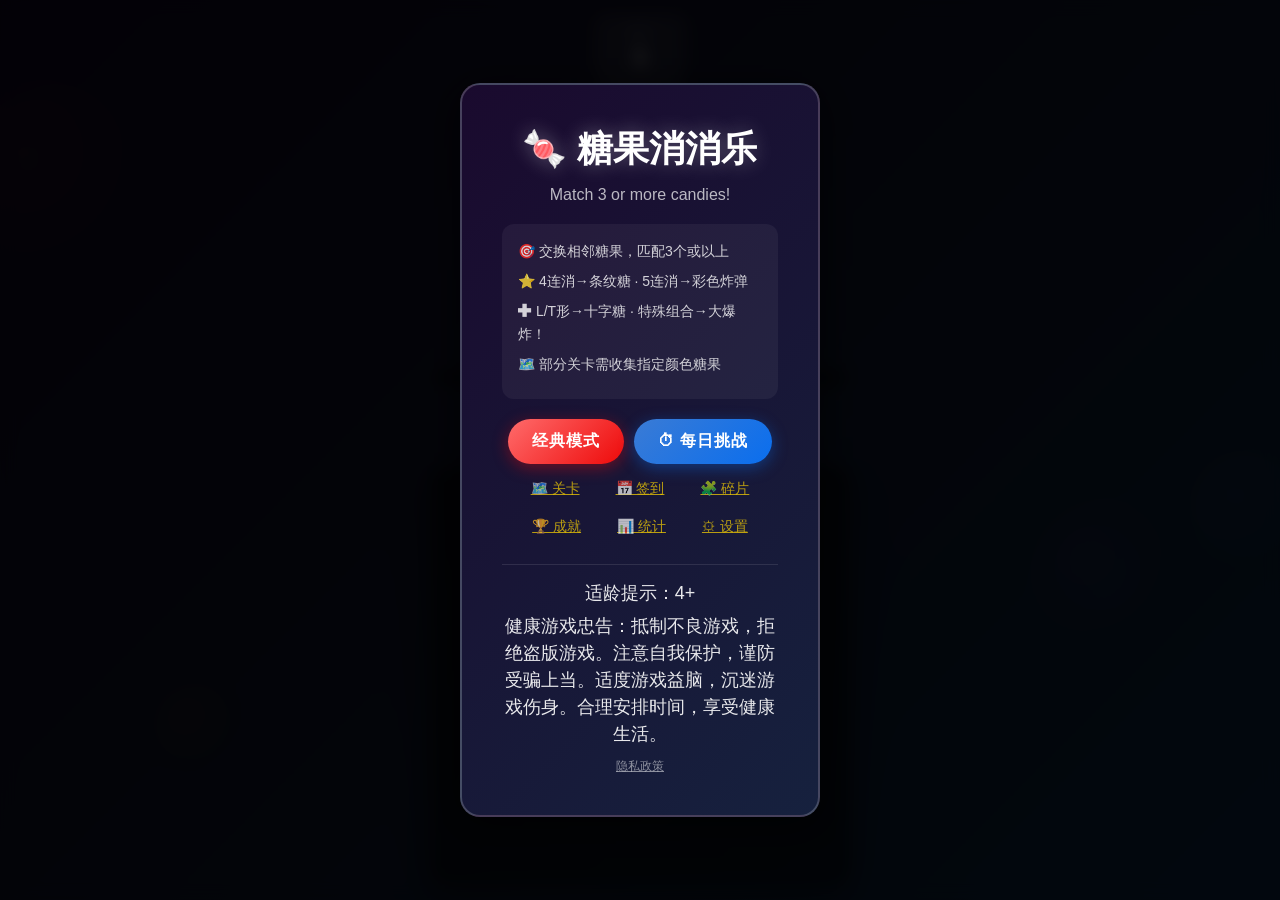
<file: index.html>
<!DOCTYPE html>
<html lang="zh-CN">
<head>
    <meta charset="UTF-8">
    <meta name="viewport" content="width=device-width, initial-scale=1.0, user-scalable=no, viewport-fit=cover">
    <meta name="theme-color" content="#1a0a2e">
    <title>糖果消消乐 - Candy Match</title>
    <meta name="description" content="糖果消消乐是一款经典的消除类休闲游戏。交换相邻糖果，匹配三个或以上即可消除，还有条纹糖果、彩色炸弹等特殊道具，快来挑战吧！">
    <meta name="keywords" content="消消乐,消除游戏,糖果消消乐,休闲游戏,益智游戏,三消,match3,candy match">
    <meta name="author" content="Candy Match Studio">
    <meta property="og:title" content="糖果消消乐 - Candy Match">
    <meta property="og:description" content="经典消除类休闲游戏，交换糖果，匹配消除，挑战高分！">
    <meta property="og:type" content="website">
    <meta property="og:site_name" content="糖果消消乐">
    <meta name="apple-mobile-web-app-capable" content="yes">
    <meta name="apple-mobile-web-app-status-bar-style" content="black-translucent">
    <meta name="apple-mobile-web-app-title" content="糖果消消乐">
    <meta name="mobile-web-app-capable" content="yes">
    <meta name="format-detection" content="telephone=no">
    <link rel="manifest" href="manifest.json">
    <link rel="apple-touch-icon" href="icon-192.png">
    <link rel="icon" type="image/png" href="icon-192.png">
    <link rel="stylesheet" href="style.css">
</head>
<body>
    <!-- 背景装饰光斑 -->
    <div class="bg-deco deco-1"></div>
    <div class="bg-deco deco-2"></div>
    <div class="bg-deco deco-3"></div>
    <div class="bg-deco deco-4"></div>
    <div id="game-container">
        <div id="hud">
            <div class="hud-item"><span class="hud-label">关卡</span><span id="level-display" class="hud-value">1</span></div>
            <div class="hud-item"><span class="hud-label">分数</span><span id="score-display" class="hud-value">0</span></div>
            <div class="hud-item"><span class="hud-label">步数</span><span id="moves-display" class="hud-value">30</span></div>
            <div class="hud-item star-display"><span class="hud-label">⭐</span><span id="star-count" class="hud-value">0</span></div>
            <div class="hud-item streak-display" id="streak-badge" style="display:none"><span class="hud-label">连胜</span><span id="streak-count" class="hud-value">0</span></div>
            <div class="hud-controls">
                <button id="sound-btn" class="ctrl-btn" title="音效开关"><span id="sound-icon">🔊</span></button>
                <button id="pause-btn" class="ctrl-btn" title="暂停"><span>⏸</span></button>
            </div>
        </div>
        <div id="progress-bar-container"><div id="progress-bar"></div><span id="progress-text">0 / 1000</span></div>
        <div id="item-bar">
            <button id="item-extra-moves" class="item-btn" title="+3步 (30⭐)"><span class="item-icon">➕</span><span class="item-cost">30⭐</span></button>
            <button id="item-hammer" class="item-btn" title="锤子 (50⭐)"><span class="item-icon">🔨</span><span class="item-cost">50⭐</span></button>
            <button id="item-shuffle" class="item-btn" title="洗牌 (20⭐)"><span class="item-icon">🔄</span><span class="item-cost">20⭐</span></button>
            <button id="item-ad-moves" class="item-btn ad-item" title="看广告+5步"><span class="item-icon">📺</span><span class="item-cost">免费</span></button>
        </div>
        <div id="board"></div>
        <div id="combo-text"></div>
        <div id="particles"></div>

        <!-- 开始界面 -->
        <div id="start-screen" class="overlay">
            <div class="overlay-content">
                <h1>🍬 糖果消消乐</h1>
                <p class="subtitle">Match 3 or more candies!</p>
                <div class="instructions">
                    <p>🎯 交换相邻糖果，匹配3个或以上</p>
                    <p>⭐ 4连消→条纹糖 · 5连消→彩色炸弹</p>
                    <p>✚ L/T形→十字糖 · 特殊组合→大爆炸！</p>
                    <p>🗺️ 部分关卡需收集指定颜色糖果</p>
                </div>
                <div id="best-record" class="best-record hidden">
                    <p>🏆 最高分：<span id="best-score-val">0</span></p>
                    <p>🎯 最高关卡：<span id="best-level-val">1</span></p>
                </div>
                <div class="mode-select">
                    <button id="start-btn" class="game-btn">经典模式</button>
                    <button id="daily-btn" class="game-btn btn-secondary">⏱ 每日挑战</button>
                </div>
                <div class="start-extra-btns">
                    <button id="continue-btn" class="continue-btn hidden">▶ 继续游戏</button>
                    <div class="text-btn-row">
                        <button id="level-map-btn" class="text-btn">🗺️ 关卡</button>
                        <button id="daily-panel-btn" class="text-btn">📅 签到</button>
                        <button id="story-btn" class="text-btn">🧩 碎片</button>
                        <button id="achievements-btn" class="text-btn">🏆 成就</button>
                        <button id="stats-btn" class="text-btn">📊 统计</button>
                        <button id="settings-btn" class="text-btn">⚙ 设置</button>
                    </div>
                </div>
                <div class="compliance-info">
                    <p class="age-rating">适龄提示：4+</p>
                    <p class="health-notice">健康游戏忠告：抵制不良游戏，拒绝盗版游戏。注意自我保护，谨防受骗上当。适度游戏益脑，沉迷游戏伤身。合理安排时间，享受健康生活。</p>
                    <a href="privacy.html" target="_blank" class="privacy-link">隐私政策</a>
                </div>
            </div>
        </div>

        <!-- 暂停界面 -->
        <div id="pause-screen" class="overlay hidden">
            <div class="overlay-content">
                <h1>⏸ 已暂停</h1>
                <button id="resume-btn" class="game-btn">继续游戏</button>
                <button id="settings-pause-btn" class="game-btn btn-secondary">⚙ 设置</button>
                <button id="restart-from-pause-btn" class="game-btn btn-text">重新开始</button>
                <button id="back-to-menu-btn" class="game-btn btn-text">返回主菜单</button>
            </div>
        </div>

        <!-- 关卡完成界面 -->
        <div id="level-complete" class="overlay hidden">
            <div class="overlay-content">
                <h1>🎉 通关！</h1>
                <div id="level-stars" class="level-stars">☆☆☆</div>
                <p id="level-mult" class="level-mult"></p>
                <p>分数：<span id="final-score">0</span></p>
                <p>剩余步数奖励：<span id="bonus-score">0</span></p>
                <p>获得星币：<span id="stars-earned">0</span> ⭐</p>
                <button id="next-level-btn" class="game-btn">下一关</button>
                <button id="level-map-btn2" class="game-btn btn-text">🗺️ 关卡地图</button>
            </div>
        </div>

        <!-- 游戏结束界面 -->
        <div id="game-over" class="overlay hidden">
            <div class="overlay-content">
                <h1>💔 游戏结束</h1>
                <p>最终分数：<span id="game-over-score">0</span></p>
                <p>到达关卡：<span id="game-over-level">1</span></p>
                <button id="revive-ad-btn" class="game-btn btn-ad">📺 看广告复活（+10步）</button>
                <button id="restart-btn" class="game-btn">重新开始</button>
                <button id="back-to-menu-btn2" class="game-btn btn-text">返回主菜单</button>
            </div>
        </div>

        <!-- 成就面板 -->
        <div id="achievements-panel" class="overlay hidden">
            <div class="overlay-content ach-content">
                <h1>🏆 成就</h1>
                <div id="ach-list"></div>
                <button id="ach-close-btn" class="game-btn">关闭</button>
            </div>
        </div>

        <!-- 关卡地图 -->
        <div id="level-map" class="overlay hidden">
            <div class="overlay-content ach-content">
                <h1>🗺️ 关卡地图</h1>
                <p class="level-map-info">累计星数：<span id="map-total-stars">0</span> / <span id="map-max-stars">0</span></p>
                <div id="level-map-grid" class="level-map-grid"></div>
                <button id="map-close-btn" class="game-btn">关闭</button>
            </div>
        </div>

        <!-- 签到 + 每日任务 -->
        <div id="daily-panel" class="overlay hidden">
            <div class="overlay-content ach-content">
                <h1>📅 每日福利</h1>
                <h2 class="panel-sub">连续签到</h2>
                <div id="checkin-row" class="checkin-row"></div>
                <button id="checkin-btn" class="game-btn">领取今日奖励</button>
                <h2 class="panel-sub">每日任务</h2>
                <div id="quest-list" class="quest-list"></div>
                <button id="daily-close-btn" class="game-btn btn-text">关闭</button>
            </div>
        </div>

        <!-- 记忆碎片收集册 -->
        <div id="story-panel" class="overlay hidden">
            <div class="overlay-content ach-content">
                <h1>🧩 记忆碎片</h1>
                <p class="story-count">已收集：<span id="frag-count">0</span> 片</p>
                <div id="story-list" class="story-list"></div>
                <div id="story-reader" class="story-reader hidden">
                    <h2 id="story-title"></h2>
                    <p id="story-body"></p>
                    <button id="story-back-btn" class="game-btn btn-text">返回目录</button>
                </div>
                <button id="story-close-btn" class="game-btn">关闭</button>
            </div>
        </div>

        <!-- 统计面板 -->
        <div id="stats-panel" class="overlay hidden">
            <div class="overlay-content ach-content">
                <h1>📊 游戏统计</h1>
                <div class="stat-grid">
                    <div class="stat-row"><span class="stat-label">总局数</span><span id="stat-games" class="stat-value">0</span></div>
                    <div class="stat-row"><span class="stat-label">累计消除</span><span id="stat-cleared" class="stat-value">0</span></div>
                    <div class="stat-row"><span class="stat-label">最高连击</span><span id="stat-bestcombo" class="stat-value">0</span></div>
                    <div class="stat-row"><span class="stat-label">特殊糖果</span><span id="stat-specials" class="stat-value">0</span></div>
                    <div class="stat-row"><span class="stat-label">历史最高分</span><span id="stat-best-score" class="stat-value">0</span></div>
                    <div class="stat-row"><span class="stat-label">累计时长</span><span id="stat-time" class="stat-value">0秒</span></div>
                </div>
                <button id="stats-close-btn" class="game-btn">关闭</button>
            </div>
        </div>

        <!-- 设置面板 -->
        <div id="settings-panel" class="overlay hidden">
            <div class="overlay-content ach-content">
                <h1>⚙ 设置</h1>
                <div class="settings-list">
                    <button id="theme-toggle" class="settings-toggle">🎨 主题：经典糖果</button>
                    <button id="music-toggle" class="settings-toggle">🎵 背景音乐：开</button>
                    <button id="sound-toggle" class="settings-toggle">🔊 音效：开</button>
                    <button id="vibration-toggle" class="settings-toggle">📳 震动：开</button>
                </div>
                <button id="settings-close-btn" class="game-btn">关闭</button>
            </div>
        </div>
    </div>
    <script src="game.js"></script>
</body>
</html>
</file>
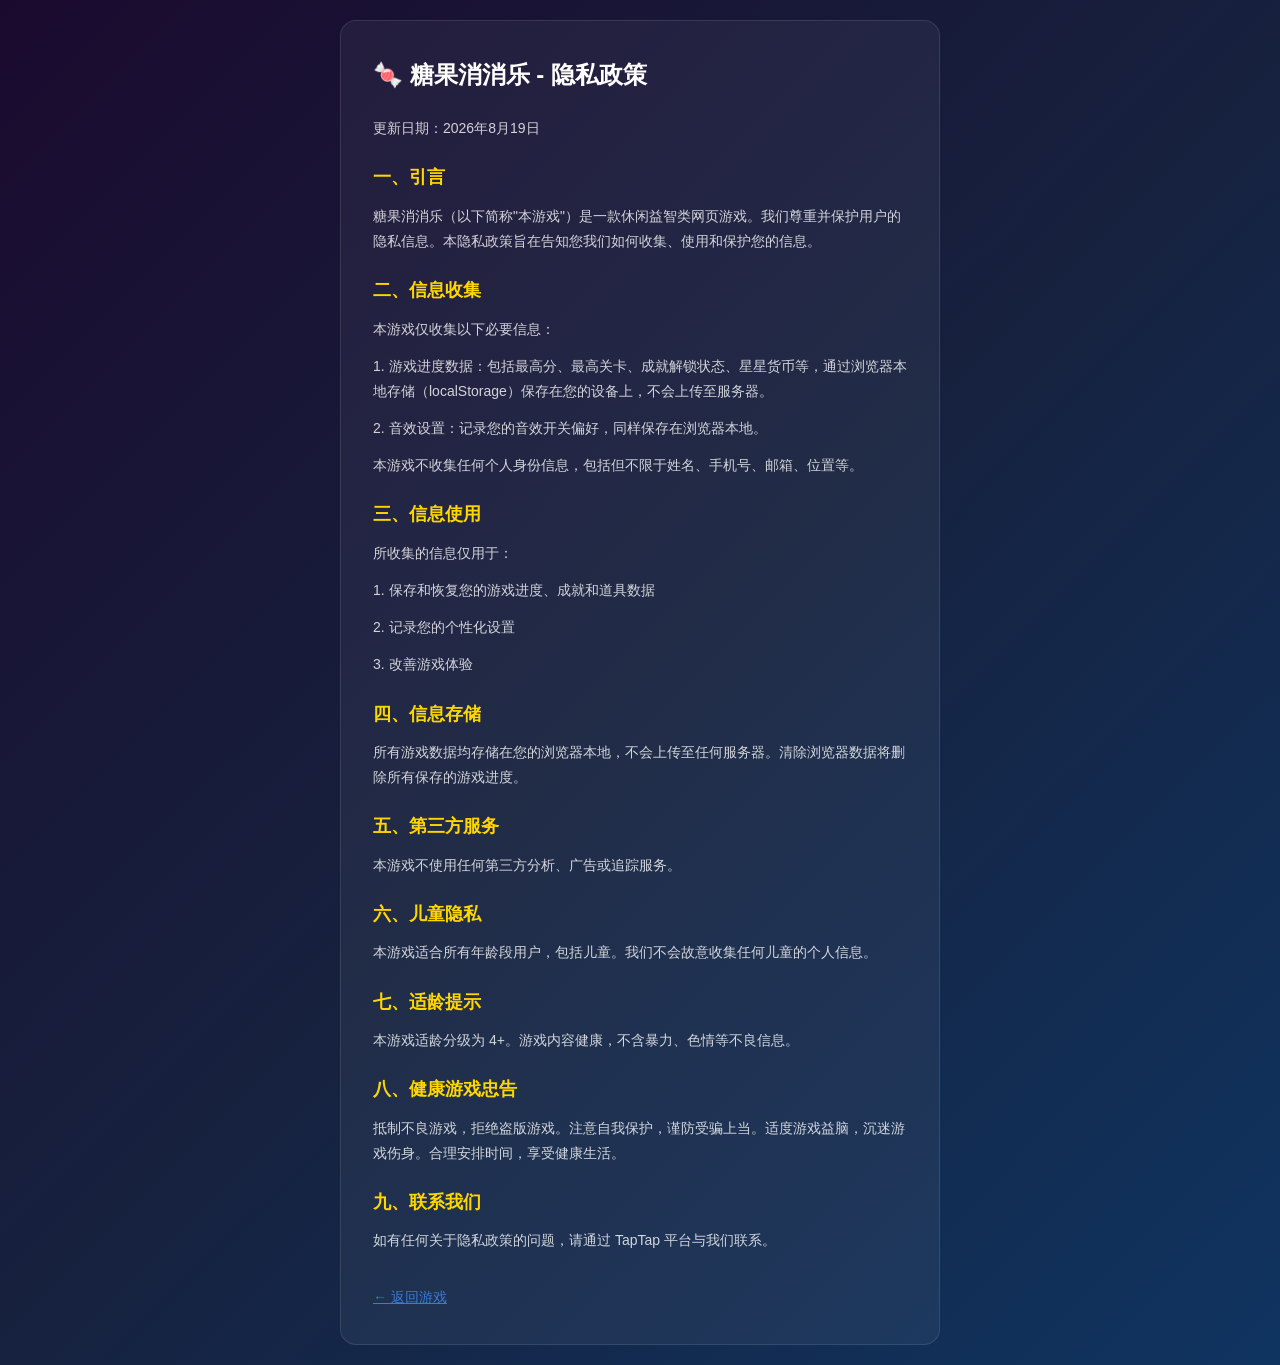
<file: privacy.html>
<!DOCTYPE html>
<html lang="zh-CN">
<head>
    <meta charset="UTF-8">
    <meta name="viewport" content="width=device-width, initial-scale=1.0">
    <title>隐私政策 - 糖果消消乐</title>
    <style>
        * { margin: 0; padding: 0; box-sizing: border-box; }
        body {
            font-family: 'Helvetica Neue', Arial, 'PingFang SC', 'Microsoft YaHei', sans-serif;
            background: linear-gradient(135deg, #1a0a2e 0%, #16213e 50%, #0f3460 100%);
            color: rgba(255, 255, 255, 0.9);
            line-height: 1.8;
            padding: 20px;
            min-height: 100vh;
        }
        .container {
            max-width: 600px;
            margin: 0 auto;
            background: rgba(255, 255, 255, 0.05);
            border-radius: 16px;
            padding: 32px;
            border: 1px solid rgba(255, 255, 255, 0.1);
        }
        h1 { font-size: 24px; margin-bottom: 20px; color: #fff; }
        h2 { font-size: 18px; margin: 20px 0 10px; color: #ffd700; }
        p { font-size: 14px; margin-bottom: 12px; color: rgba(255, 255, 255, 0.8); }
        .back-link {
            display: inline-block;
            margin-top: 20px;
            color: #3a7bd5;
            text-decoration: underline;
            font-size: 14px;
        }
    </style>
</head>
<body>
    <div class="container">
        <h1>🍬 糖果消消乐 - 隐私政策</h1>
        <p>更新日期：2026年8月19日</p>

        <h2>一、引言</h2>
        <p>糖果消消乐（以下简称"本游戏"）是一款休闲益智类网页游戏。我们尊重并保护用户的隐私信息。本隐私政策旨在告知您我们如何收集、使用和保护您的信息。</p>

        <h2>二、信息收集</h2>
        <p>本游戏仅收集以下必要信息：</p>
        <p>1. 游戏进度数据：包括最高分、最高关卡、成就解锁状态、星星货币等，通过浏览器本地存储（localStorage）保存在您的设备上，不会上传至服务器。</p>
        <p>2. 音效设置：记录您的音效开关偏好，同样保存在浏览器本地。</p>
        <p>本游戏不收集任何个人身份信息，包括但不限于姓名、手机号、邮箱、位置等。</p>

        <h2>三、信息使用</h2>
        <p>所收集的信息仅用于：</p>
        <p>1. 保存和恢复您的游戏进度、成就和道具数据</p>
        <p>2. 记录您的个性化设置</p>
        <p>3. 改善游戏体验</p>

        <h2>四、信息存储</h2>
        <p>所有游戏数据均存储在您的浏览器本地，不会上传至任何服务器。清除浏览器数据将删除所有保存的游戏进度。</p>

        <h2>五、第三方服务</h2>
        <p>本游戏不使用任何第三方分析、广告或追踪服务。</p>

        <h2>六、儿童隐私</h2>
        <p>本游戏适合所有年龄段用户，包括儿童。我们不会故意收集任何儿童的个人信息。</p>

        <h2>七、适龄提示</h2>
        <p>本游戏适龄分级为 4+。游戏内容健康，不含暴力、色情等不良信息。</p>

        <h2>八、健康游戏忠告</h2>
        <p>抵制不良游戏，拒绝盗版游戏。注意自我保护，谨防受骗上当。适度游戏益脑，沉迷游戏伤身。合理安排时间，享受健康生活。</p>

        <h2>九、联系我们</h2>
        <p>如有任何关于隐私政策的问题，请通过 TapTap 平台与我们联系。</p>

        <a href="index.html" class="back-link">← 返回游戏</a>
    </div>
</body>
</html>
</file>
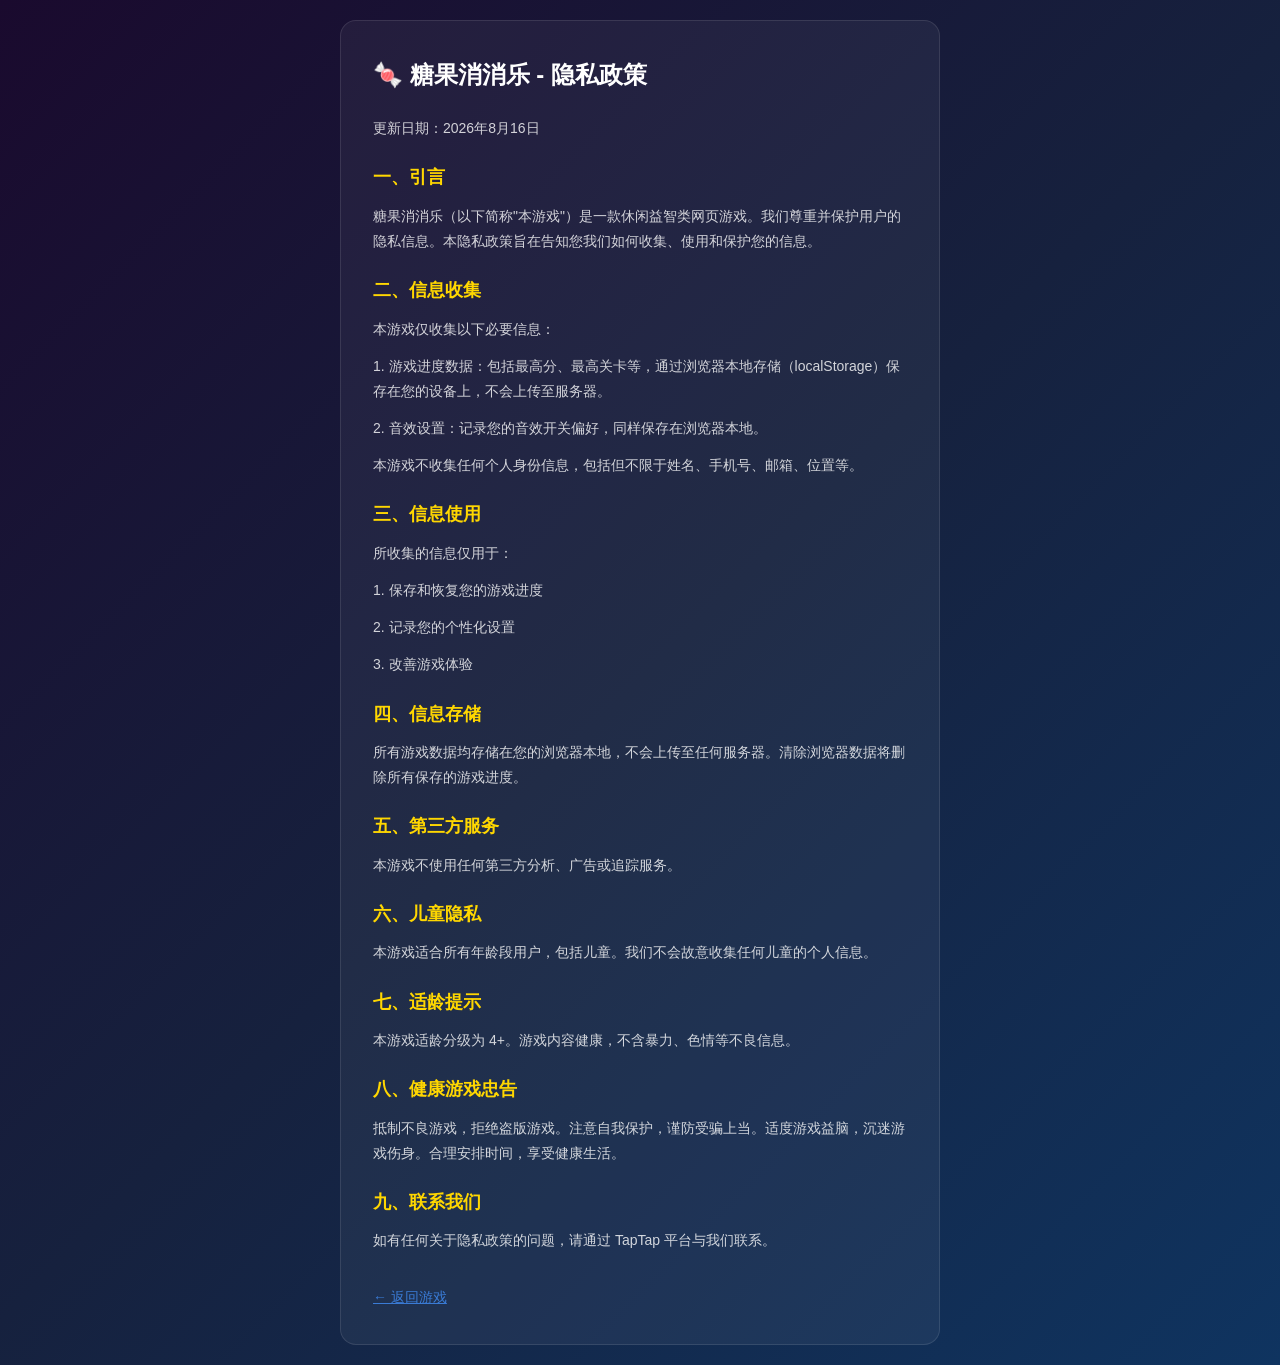
<file: gd_package/privacy.html>
<!DOCTYPE html>
<html lang="zh-CN">
<head>
    <meta charset="UTF-8">
    <meta name="viewport" content="width=device-width, initial-scale=1.0">
    <title>隐私政策 - 糖果消消乐</title>
    <style>
        * { margin: 0; padding: 0; box-sizing: border-box; }
        body {
            font-family: 'Helvetica Neue', Arial, 'PingFang SC', 'Microsoft YaHei', sans-serif;
            background: linear-gradient(135deg, #1a0a2e 0%, #16213e 50%, #0f3460 100%);
            color: rgba(255, 255, 255, 0.9);
            line-height: 1.8;
            padding: 20px;
            min-height: 100vh;
        }
        .container {
            max-width: 600px;
            margin: 0 auto;
            background: rgba(255, 255, 255, 0.05);
            border-radius: 16px;
            padding: 32px;
            border: 1px solid rgba(255, 255, 255, 0.1);
        }
        h1 { font-size: 24px; margin-bottom: 20px; color: #fff; }
        h2 { font-size: 18px; margin: 20px 0 10px; color: #ffd700; }
        p { font-size: 14px; margin-bottom: 12px; color: rgba(255, 255, 255, 0.8); }
        .back-link {
            display: inline-block;
            margin-top: 20px;
            color: #3a7bd5;
            text-decoration: underline;
            font-size: 14px;
        }
    </style>
</head>
<body>
    <div class="container">
        <h1>🍬 糖果消消乐 - 隐私政策</h1>
        <p>更新日期：2026年8月16日</p>

        <h2>一、引言</h2>
        <p>糖果消消乐（以下简称"本游戏"）是一款休闲益智类网页游戏。我们尊重并保护用户的隐私信息。本隐私政策旨在告知您我们如何收集、使用和保护您的信息。</p>

        <h2>二、信息收集</h2>
        <p>本游戏仅收集以下必要信息：</p>
        <p>1. 游戏进度数据：包括最高分、最高关卡等，通过浏览器本地存储（localStorage）保存在您的设备上，不会上传至服务器。</p>
        <p>2. 音效设置：记录您的音效开关偏好，同样保存在浏览器本地。</p>
        <p>本游戏不收集任何个人身份信息，包括但不限于姓名、手机号、邮箱、位置等。</p>

        <h2>三、信息使用</h2>
        <p>所收集的信息仅用于：</p>
        <p>1. 保存和恢复您的游戏进度</p>
        <p>2. 记录您的个性化设置</p>
        <p>3. 改善游戏体验</p>

        <h2>四、信息存储</h2>
        <p>所有游戏数据均存储在您的浏览器本地，不会上传至任何服务器。清除浏览器数据将删除所有保存的游戏进度。</p>

        <h2>五、第三方服务</h2>
        <p>本游戏不使用任何第三方分析、广告或追踪服务。</p>

        <h2>六、儿童隐私</h2>
        <p>本游戏适合所有年龄段用户，包括儿童。我们不会故意收集任何儿童的个人信息。</p>

        <h2>七、适龄提示</h2>
        <p>本游戏适龄分级为 4+。游戏内容健康，不含暴力、色情等不良信息。</p>

        <h2>八、健康游戏忠告</h2>
        <p>抵制不良游戏，拒绝盗版游戏。注意自我保护，谨防受骗上当。适度游戏益脑，沉迷游戏伤身。合理安排时间，享受健康生活。</p>

        <h2>九、联系我们</h2>
        <p>如有任何关于隐私政策的问题，请通过 TapTap 平台与我们联系。</p>

        <a href="index.html" class="back-link">← 返回游戏</a>
    </div>
</body>
</html>
</file>
<file: style.css>
/* ===== 全局重置 ===== */
* {
    margin: 0;
    padding: 0;
    box-sizing: border-box;
    -webkit-tap-highlight-color: transparent;
    user-select: none;
}

/* ===== 通用隐藏 ===== */
.hidden {
    display: none !important;
}

html, body {
    width: 100%;
    min-height: 100vh;
    min-height: 100dvh;
    overflow-x: hidden;
    font-family: 'Helvetica Neue', Arial, 'PingFang SC', 'Microsoft YaHei', sans-serif;
    background: linear-gradient(135deg, #1a0a2e 0%, #16213e 50%, #0f3460 100%);
}

/* ===== 游戏容器 ===== */
#game-container {
    position: relative;
    width: 100%;
    min-height: 100vh;
    min-height: 100dvh;
    display: flex;
    flex-direction: column;
    align-items: center;
    /* 竖屏大屏时垂直居中，充分利用空间 */
    justify-content: safe center;
    padding-top: max(10px, env(safe-area-inset-top));
    padding-bottom: max(10px, env(safe-area-inset-bottom));
    padding-left: max(10px, env(safe-area-inset-left));
    padding-right: max(10px, env(safe-area-inset-right));
    max-width: 500px;
    margin: 0 auto;
    overflow-y: auto;
}

/* ===== 背景装饰（漂浮糖果光斑） ===== */
.bg-deco {
    position: fixed;
    border-radius: 50%;
    opacity: 0.07;
    pointer-events: none;
    z-index: 0;
    animation: bgFloat 14s ease-in-out infinite alternate;
}

.bg-deco.deco-1 {
    width: 180px; height: 180px;
    top: 10%; left: -40px;
    background: radial-gradient(circle at 35% 35%, #ff6b6b, transparent 70%);
}

.bg-deco.deco-2 {
    width: 120px; height: 120px;
    top: 50%; right: -30px;
    background: radial-gradient(circle at 35% 35%, #6bb6ff, transparent 70%);
    animation-delay: -5s;
}

.bg-deco.deco-3 {
    width: 90px; height: 90px;
    bottom: 14%; left: 12%;
    background: radial-gradient(circle at 35% 35%, #ffd700, transparent 70%);
    animation-delay: -9s;
}

.bg-deco.deco-4 {
    width: 140px; height: 140px;
    bottom: 28%; right: 8%;
    background: radial-gradient(circle at 35% 35%, #c46bff, transparent 70%);
    animation-delay: -7s;
}

@keyframes bgFloat {
    0% { transform: translateY(0) rotate(0deg); }
    100% { transform: translateY(-28px) rotate(10deg); }
}
}

/* ===== 顶部HUD ===== */
#hud {
    display: flex;
    justify-content: space-around;
    align-items: center;
    width: 100%;
    max-width: 420px;
    padding: 10px 15px;
    margin-bottom: 8px;
    gap: 6px;
}

.hud-item {
    display: flex;
    flex-direction: column;
    align-items: center;
    background: rgba(255, 255, 255, 0.1);
    border-radius: 12px;
    padding: 8px 16px;
    min-width: 90px;
    backdrop-filter: blur(8px);
    border: 1px solid rgba(255, 255, 255, 0.15);
    box-shadow: 0 2px 8px rgba(0, 0, 0, 0.3);
}

.hud-label {
    font-size: 12px;
    color: rgba(255, 255, 255, 0.6);
    text-transform: uppercase;
    letter-spacing: 1px;
    margin-bottom: 2px;
}

.hud-value {
    font-size: 24px;
    font-weight: bold;
    color: #fff;
    text-shadow: 0 0 10px rgba(255, 255, 255, 0.3);
    transition: transform 0.2s ease;
}

.hud-value.pulse {
    animation: pulse 0.4s ease;
}

@keyframes pulse {
    0%, 100% { transform: scale(1); }
    50% { transform: scale(1.3); color: #ffd700; }
}

/* ===== 进度条 ===== */
#progress-bar-container {
    width: 100%;
    max-width: 420px;
    height: 24px;
    background: rgba(0, 0, 0, 0.4);
    border-radius: 12px;
    overflow: hidden;
    margin-bottom: 12px;
    border: 2px solid rgba(255, 255, 255, 0.15);
    position: relative;
}

#progress-bar {
    height: 100%;
    width: 0%;
    background: linear-gradient(90deg, #00d2ff, #3a7bd5, #00d2ff);
    background-size: 200% 100%;
    border-radius: 10px;
    transition: width 0.5s ease;
    animation: shimmer 2s linear infinite;
}

@keyframes shimmer {
    0% { background-position: 0% 0; }
    100% { background-position: 200% 0; }
}

#progress-text {
    position: absolute;
    top: 50%;
    left: 50%;
    transform: translate(-50%, -50%);
    font-size: 12px;
    color: #fff;
    font-weight: bold;
    text-shadow: 0 1px 2px rgba(0, 0, 0, 0.8);
    white-space: nowrap;
    z-index: 1;
}

/* ===== 游戏棋盘 ===== */
#board {
    position: relative;
    display: grid;
    grid-template-columns: repeat(8, 1fr);
    grid-template-rows: repeat(8, 1fr);
    gap: 2px;
    padding: 8px;
    background: rgba(0, 0, 0, 0.5);
    border-radius: 16px;
    border: 2px solid rgba(255, 255, 255, 0.1);
    box-shadow: 0 8px 32px rgba(0, 0, 0, 0.5), inset 0 2px 8px rgba(0, 0, 0, 0.3);
    width: min(92vw, 420px);
    aspect-ratio: 1;
    max-width: 420px;
    flex-shrink: 0;
    touch-action: none;
}

/* ===== 糖果单元格 ===== */
.cell {
    position: relative;
    display: flex;
    align-items: center;
    justify-content: center;
    border-radius: 8px;
    background: rgba(255, 255, 255, 0.03);
    overflow: visible;
}

.candy {
    width: 80%;
    height: 80%;
    border-radius: 50%;
    cursor: pointer;
    transition: transform 0.2s ease, opacity 0.3s ease;
    position: relative;
    display: flex;
    align-items: center;
    justify-content: center;
}

.candy:hover {
    transform: scale(1.1);
}

.candy.selected {
    transform: scale(1.15);
    filter: brightness(1.4) drop-shadow(0 0 12px rgba(255, 255, 255, 0.8));
    z-index: 10;
}

.candy.removing {
    animation: candyRemove 0.4s ease forwards;
}

@keyframes candyRemove {
    0% { transform: scale(1); opacity: 1; }
    40% { transform: scale(1.4) rotate(180deg); opacity: 1; filter: brightness(2); }
    100% { transform: scale(0) rotate(360deg); opacity: 0; }
}

.candy.falling {
    transition: transform 0.35s cubic-bezier(0.34, 1.56, 0.64, 1);
}

.candy.swapping {
    transition: transform 0.25s ease;
    z-index: 5;
}

/* ===== 糖果类型样式（颜色+形状差异化，色盲友好） ===== */
/* 红色 - 圆形 */
.candy-red {
    background: radial-gradient(circle at 30% 30%, #ff6b6b, #ee0a0a);
    box-shadow: 0 2px 8px rgba(238, 10, 10, 0.5), inset 0 -4px 8px rgba(0, 0, 0, 0.3), inset 0 4px 8px rgba(255, 255, 255, 0.3);
}

/* 蓝色 - 方形 */
.candy-blue {
    border-radius: 20%;
    background: linear-gradient(135deg, #6bb6ff, #0a6eee);
    box-shadow: 0 2px 8px rgba(10, 110, 238, 0.5), inset 0 -4px 8px rgba(0, 0, 0, 0.3), inset 0 4px 8px rgba(255, 255, 255, 0.3);
}

/* 绿色 - 菱形 */
.candy-green {
    border-radius: 15%;
    transform: rotate(45deg) scale(0.72);
    background: linear-gradient(135deg, #6bff9e, #0aaa3a);
    box-shadow: 0 2px 8px rgba(10, 170, 58, 0.5), inset 0 -4px 8px rgba(0, 0, 0, 0.3), inset 0 4px 8px rgba(255, 255, 255, 0.3);
}

.candy-green.selected { transform: rotate(45deg) scale(0.82); }
.candy-green:hover { transform: rotate(45deg) scale(0.78); }

/* 黄色 - 六边形 */
.candy-yellow {
    clip-path: polygon(25% 0%, 75% 0%, 100% 50%, 75% 100%, 25% 100%, 0% 50%);
    background: linear-gradient(135deg, #ffe66b, #eeb00a);
    box-shadow: 0 2px 8px rgba(238, 176, 10, 0.5);
}

/* 紫色 - 圆角方形 */
.candy-purple {
    border-radius: 30%;
    background: linear-gradient(135deg, #c46bff, #7a0aee);
    box-shadow: 0 2px 8px rgba(122, 10, 238, 0.5), inset 0 -4px 8px rgba(0, 0, 0, 0.3), inset 0 4px 8px rgba(255, 255, 255, 0.3);
}

/* 橙色 - 星形 */
.candy-orange {
    clip-path: polygon(50% 0%, 61% 35%, 98% 35%, 68% 57%, 79% 91%, 50% 70%, 21% 91%, 32% 57%, 2% 35%, 39% 35%);
    background: linear-gradient(135deg, #ffb36b, #ee6a0a);
    box-shadow: 0 2px 8px rgba(238, 106, 10, 0.5);
}

/* ===== 特殊糖果 - 条纹 ===== */
.candy.striped-h::after {
    content: '';
    position: absolute;
    top: 15%;
    left: 10%;
    right: 10%;
    height: 3px;
    background: rgba(255, 255, 255, 0.8);
    border-radius: 2px;
    box-shadow: 0 8px 0 rgba(255, 255, 255, 0.6), 0 -8px 0 rgba(255, 255, 255, 0.6);
    animation: stripedGlow 1s ease infinite;
}

.candy.striped-v::after {
    content: '';
    position: absolute;
    left: 15%;
    top: 10%;
    bottom: 10%;
    width: 3px;
    background: rgba(255, 255, 255, 0.8);
    border-radius: 2px;
    box-shadow: 8px 0 0 rgba(255, 255, 255, 0.6), -8px 0 0 rgba(255, 255, 255, 0.6);
    animation: stripedGlow 1s ease infinite;
}

@keyframes stripedGlow {
    0%, 100% { opacity: 0.6; }
    50% { opacity: 1; }
}

/* ===== 特殊糖果 - 彩色炸弹 ===== */
.candy.color-bomb {
    background: conic-gradient(#ff6b6b, #6bb6ff, #6bff9e, #ffe66b, #c46bff, #ffb36b, #ff6b6b);
    box-shadow: 0 0 20px rgba(255, 255, 255, 0.5), inset 0 0 15px rgba(0, 0, 0, 0.3);
    animation: colorBombSpin 3s linear infinite;
}

@keyframes colorBombSpin {
    0% { filter: hue-rotate(0deg); }
    100% { filter: hue-rotate(360deg); }
}

.candy.color-bomb::after {
    content: '★';
    font-size: 24px;
    color: #fff;
    text-shadow: 0 0 8px rgba(255, 255, 255, 0.8);
    animation: starPulse 1s ease infinite;
}

@keyframes starPulse {
    0%, 100% { transform: scale(1); }
    50% { transform: scale(1.2); }
}

/* ===== 特殊糖果 - 包装糖 ===== */
.candy.wrapped {
    box-shadow: 0 0 15px currentColor, inset 0 0 10px rgba(255, 255, 255, 0.5);
    animation: wrappedPulse 1.5s ease infinite;
}

.candy.wrapped::after {
    content: '';
    position: absolute;
    inset: -4px;
    border: 2px solid rgba(255, 255, 255, 0.6);
    border-radius: 50%;
    animation: wrappedRing 1.5s ease infinite;
}

@keyframes wrappedPulse {
    0%, 100% { transform: scale(1); }
    50% { transform: scale(1.05); }
}

@keyframes wrappedRing {
    0%, 100% { opacity: 0.3; transform: scale(1); }
    50% { opacity: 0.8; transform: scale(1.1); }
}

/* ===== 特殊糖果 - 十字糖 ===== */
.candy.cross {
    box-shadow: 0 0 18px rgba(255, 255, 255, 0.6), inset 0 0 10px rgba(255, 255, 255, 0.4);
    animation: crossPulse 1.2s ease infinite;
}

.candy.cross::after {
    content: '✚';
    font-size: 22px;
    font-weight: bold;
    color: #fff;
    text-shadow: 0 0 8px rgba(255, 255, 255, 0.9);
    animation: starPulse 1s ease infinite;
}

@keyframes crossPulse {
    0%, 100% { transform: scale(1); }
    50% { transform: scale(1.07); }
}

/* ===== 闲置提示（可行交换高亮） ===== */
.candy.hint {
    animation: hintShake 0.6s ease infinite;
    filter: brightness(1.5) drop-shadow(0 0 14px rgba(255, 215, 0, 0.95));
    z-index: 8;
}

@keyframes hintShake {
    0%, 100% { transform: translateX(0); }
    25% { transform: translateX(-3px); }
    50% { transform: translateX(3px); }
    75% { transform: translateX(-2px); }
}

.candy-green.hint {
    animation: hintShakeGreen 0.6s ease infinite;
}

@keyframes hintShakeGreen {
    0%, 100% { transform: rotate(45deg) scale(0.72) translateX(0); }
    25% { transform: rotate(45deg) scale(0.72) translateX(-3px); }
    50% { transform: rotate(45deg) scale(0.72) translateX(3px); }
    75% { transform: rotate(45deg) scale(0.72) translateX(-2px); }
}

/* ===== Combo文字 ===== */
#combo-text {
    position: absolute;
    top: 40%;
    left: 50%;
    transform: translate(-50%, -50%);
    font-size: 48px;
    font-weight: bold;
    color: #ffd700;
    text-shadow: 0 0 20px rgba(255, 215, 0, 0.8), 0 4px 8px rgba(0, 0, 0, 0.5);
    pointer-events: none;
    opacity: 0;
    z-index: 100;
    white-space: nowrap;
}

#combo-text.show {
    animation: comboShow 1.2s ease forwards;
}

@keyframes comboShow {
    0% { opacity: 0; transform: translate(-50%, -50%) scale(0.5); }
    20% { opacity: 1; transform: translate(-50%, -50%) scale(1.2); }
    80% { opacity: 1; transform: translate(-50%, -50%) scale(1); }
    100% { opacity: 0; transform: translate(-50%, -80%) scale(0.8); }
}

/* ===== 粒子效果 ===== */
#particles {
    position: absolute;
    top: 0;
    left: 0;
    width: 100%;
    height: 100%;
    pointer-events: none;
    z-index: 50;
}

.particle {
    position: absolute;
    border-radius: 50%;
    pointer-events: none;
    animation: particleFly 0.8s ease forwards;
}

@keyframes particleFly {
    0% { opacity: 1; transform: scale(1) translate(0, 0); }
    100% { opacity: 0; transform: scale(0) translate(var(--dx), var(--dy)); }
}

/* ===== 分数飘字 ===== */
.score-popup {
    position: absolute;
    font-size: 18px;
    font-weight: bold;
    color: #ffd700;
    text-shadow: 0 0 6px rgba(255, 215, 0, 0.6), 0 2px 4px rgba(0, 0, 0, 0.5);
    pointer-events: none;
    z-index: 60;
    animation: scorePopup 1s ease forwards;
}

@keyframes scorePopup {
    0% { opacity: 0; transform: translateY(0) scale(0.5); }
    20% { opacity: 1; transform: translateY(-10px) scale(1.2); }
    100% { opacity: 0; transform: translateY(-50px) scale(1); }
}

/* ===== 覆盖层 ===== */
.overlay {
    position: fixed;
    top: 0;
    left: 0;
    width: 100%;
    height: 100%;
    background: rgba(0, 0, 0, 0.85);
    display: flex;
    align-items: center;
    justify-content: center;
    z-index: 200;
    backdrop-filter: blur(8px);
    transition: opacity 0.3s ease;
}

.overlay.hidden {
    display: none;
}

.overlay-content {
    background: linear-gradient(135deg, #1a0a2e, #16213e);
    border: 2px solid rgba(255, 255, 255, 0.2);
    border-radius: 20px;
    padding: 40px;
    text-align: center;
    max-width: 360px;
    width: 90%;
    box-shadow: 0 8px 40px rgba(0, 0, 0, 0.6);
}

.overlay-content h1 {
    font-size: 36px;
    color: #fff;
    margin-bottom: 12px;
    text-shadow: 0 0 20px rgba(255, 255, 255, 0.3);
}

.overlay-content .subtitle {
    color: rgba(255, 255, 255, 0.7);
    font-size: 16px;
    margin-bottom: 20px;
}

.overlay-content .instructions {
    text-align: left;
    margin: 20px 0;
    padding: 16px;
    background: rgba(255, 255, 255, 0.05);
    border-radius: 12px;
}

.overlay-content .instructions p {
    color: rgba(255, 255, 255, 0.8);
    font-size: 14px;
    margin-bottom: 8px;
    line-height: 1.6;
}

.overlay-content p {
    color: rgba(255, 255, 255, 0.9);
    font-size: 18px;
    margin-bottom: 8px;
}

.overlay-content span {
    color: #ffd700;
    font-weight: bold;
}

/* ===== 按钮 ===== */
.game-btn {
    background: linear-gradient(135deg, #ff6b6b, #ee0a0a);
    color: #fff;
    border: none;
    padding: 14px 40px;
    font-size: 20px;
    font-weight: bold;
    border-radius: 30px;
    cursor: pointer;
    margin-top: 16px;
    transition: transform 0.2s ease, box-shadow 0.2s ease;
    box-shadow: 0 4px 16px rgba(238, 10, 10, 0.4);
    text-transform: uppercase;
    letter-spacing: 1px;
}

.game-btn:hover {
    transform: translateY(-2px);
    box-shadow: 0 6px 20px rgba(238, 10, 10, 0.6);
}

.game-btn:active {
    transform: translateY(0);
    box-shadow: 0 2px 8px rgba(238, 10, 10, 0.4);
}

.game-btn.btn-secondary {
    background: linear-gradient(135deg, #3a7bd5, #0a6eee);
    box-shadow: 0 4px 16px rgba(10, 110, 238, 0.4);
}

.game-btn.btn-secondary:hover {
    box-shadow: 0 6px 20px rgba(10, 110, 238, 0.6);
}

/* ===== HUD 控制按钮 ===== */
.hud-controls {
    display: flex;
    flex-direction: column;
    gap: 6px;
}

.ctrl-btn {
    width: 44px;
    height: 44px;
    border-radius: 12px;
    border: 1px solid rgba(255, 255, 255, 0.15);
    background: rgba(255, 255, 255, 0.1);
    backdrop-filter: blur(8px);
    color: #fff;
    font-size: 18px;
    cursor: pointer;
    display: flex;
    align-items: center;
    justify-content: center;
    transition: transform 0.2s ease, background 0.2s ease;
    padding: 0;
    line-height: 1;
}

.ctrl-btn:hover {
    background: rgba(255, 255, 255, 0.2);
    transform: scale(1.05);
}

.ctrl-btn:active {
    transform: scale(0.95);
}

/* ===== 最佳记录 ===== */
.best-record {
    margin: 12px 0;
    padding: 12px;
    background: rgba(255, 215, 0, 0.1);
    border-radius: 12px;
    border: 1px solid rgba(255, 215, 0, 0.2);
}

.best-record p {
    color: rgba(255, 215, 0, 0.9);
    font-size: 14px;
    margin-bottom: 4px;
}

/* ===== 合规信息 ===== */
.compliance-info {
    margin-top: 20px;
    padding-top: 16px;
    border-top: 1px solid rgba(255, 255, 255, 0.1);
}

.age-rating {
    font-size: 13px;
    color: rgba(255, 255, 255, 0.6);
    margin-bottom: 6px;
}

.health-notice {
    font-size: 11px;
    color: rgba(255, 255, 255, 0.4);
    line-height: 1.5;
    margin-bottom: 8px;
}

.privacy-link {
    font-size: 12px;
    color: rgba(255, 255, 255, 0.5);
    text-decoration: underline;
}

.privacy-link:hover {
    color: rgba(255, 255, 255, 0.8);
}

/* ===== 响应式 ===== */
@media (max-height: 600px) {
    #hud { padding: 5px 10px; margin-bottom: 4px; gap: 4px; }
    .hud-item { padding: 4px 10px; min-width: 60px; }
    .hud-value { font-size: 18px; }
    .hud-label { font-size: 10px; }
    .ctrl-btn { width: 32px; height: 32px; font-size: 15px; }
    #progress-bar-container { height: 18px; margin-bottom: 6px; }
    #board { padding: 4px; }
    #item-bar { gap: 6px; margin-bottom: 4px; }
    .item-btn { width: 48px; height: 48px; }
    .item-icon { font-size: 18px; }
}

@media (max-width: 380px) {
    .hud-item { padding: 6px 8px; min-width: 56px; }
    .hud-value { font-size: 20px; }
    .ctrl-btn { width: 34px; height: 34px; font-size: 16px; }
    #combo-text { font-size: 36px; }
}

/* ===== 道具栏 ===== */
#item-bar {
    display: flex;
    justify-content: center;
    gap: 10px;
    width: 100%;
    max-width: 420px;
    margin-bottom: 8px;
}

.item-btn {
    width: 56px;
    height: 56px;
    border-radius: 14px;
    border: 1px solid rgba(255, 255, 255, 0.15);
    background: rgba(255, 255, 255, 0.1);
    backdrop-filter: blur(8px);
    cursor: pointer;
    display: flex;
    flex-direction: column;
    align-items: center;
    justify-content: center;
    transition: transform 0.2s ease, background 0.2s ease;
    padding: 0;
}

.item-btn:hover {
    background: rgba(255, 255, 255, 0.2);
    transform: scale(1.05);
}

.item-btn:active {
    transform: scale(0.95);
}

.item-icon {
    font-size: 22px;
    line-height: 1;
}

.item-cost {
    font-size: 9px;
    color: rgba(255, 215, 0, 0.8);
    margin-top: 2px;
}

/* ===== 星星显示 ===== */
.star-display {
    min-width: 60px;
}

.star-display .hud-value {
    color: #ffd700;
}

/* ===== 模式选择按钮 ===== */
.mode-select {
    display: flex;
    gap: 10px;
    justify-content: center;
}

.mode-select .game-btn {
    margin-top: 0;
    padding: 12px 24px;
    font-size: 16px;
}

/* ===== Toast 容器（垂直堆叠防重叠） ===== */
#toast-wrap {
    position: fixed;
    top: 80px;
    left: 50%;
    transform: translateX(-50%);
    z-index: 300;
    display: flex;
    flex-direction: column;
    gap: 8px;
    align-items: center;
    pointer-events: none;
}

/* ===== 成就提示 Toast ===== */
.achievement-toast {
    background: linear-gradient(135deg, #1a0a2e, #2d1b4e);
    border: 2px solid #ffd700;
    border-radius: 16px;
    padding: 12px 20px;
    display: flex;
    align-items: center;
    gap: 12px;
    box-shadow: 0 4px 24px rgba(255, 215, 0, 0.3);
    opacity: 0;
    transform: translateY(-20px);
    transition: opacity 0.4s ease, transform 0.4s ease;
    max-width: 320px;
}

.achievement-toast.show {
    opacity: 1;
    transform: translateY(0);
}

.achievement-toast .ach-icon {
    font-size: 28px;
    flex-shrink: 0;
}

.achievement-toast .ach-title {
    font-size: 11px;
    color: rgba(255, 215, 0, 0.7);
    text-transform: uppercase;
    letter-spacing: 1px;
}

.achievement-toast .ach-name {
    font-size: 16px;
    font-weight: bold;
    color: #fff;
    margin: 2px 0;
}

.achievement-toast .ach-desc {
    font-size: 12px;
    color: rgba(255, 255, 255, 0.6);
}

/* ===== 每日挑战计时器 ===== */
.daily-timer {
    font-size: 24px;
    font-weight: bold;
    color: #ffd700;
    text-shadow: 0 0 12px rgba(255, 215, 0, 0.5);
    padding: 8px 16px;
    background: rgba(0, 0, 0, 0.4);
    border-radius: 12px;
    border: 1px solid rgba(255, 215, 0, 0.3);
    animation: timerPulse 1s ease infinite;
}

@keyframes timerPulse {
    0%, 100% { transform: scale(1); }
    50% { transform: scale(1.05); }
}

/* ===== 成就面板 ===== */
.ach-content {
    max-width: 380px;
    max-height: 80vh;
    overflow-y: auto;
}

#ach-list {
    text-align: left;
    margin: 16px 0;
}

.ach-item {
    display: flex;
    justify-content: space-between;
    align-items: center;
    padding: 10px 14px;
    margin-bottom: 6px;
    border-radius: 10px;
    background: rgba(255, 255, 255, 0.05);
}

.ach-item.unlocked {
    border-left: 3px solid #ffd700;
}

.ach-item.locked {
    opacity: 0.5;
    border-left: 3px solid rgba(255, 255, 255, 0.2);
}

.ach-item-name {
    font-size: 15px;
    font-weight: bold;
    color: #fff;
}

.ach-item-desc {
    font-size: 12px;
    color: rgba(255, 255, 255, 0.5);
}

/* ===== 开始界面额外按钮 ===== */
.start-extra-btns {
    margin-top: 8px;
}

.text-btn {
    background: transparent;
    border: none;
    color: rgba(255, 215, 0, 0.7);
    font-size: 14px;
    cursor: pointer;
    padding: 8px 16px;
    text-decoration: underline;
}

.text-btn-row {
    display: flex;
    justify-content: center;
    gap: 4px;
    flex-wrap: wrap;
}

/* ===== 继续游戏按钮 ===== */
.continue-btn {
    display: block;
    width: calc(100% - 20px);
    margin: 8px auto 0;
    background: linear-gradient(135deg, #2ecc71, #0aaa3a);
    box-shadow: 0 4px 16px rgba(10, 170, 58, 0.4);
    font-size: 17px;
    padding: 11px 24px;
}

.continue-btn:hover {
    box-shadow: 0 6px 20px rgba(10, 170, 58, 0.6);
}

/* ===== 统计面板 ===== */
.stat-grid {
    text-align: left;
    margin: 16px 0;
}

.stat-row {
    display: flex;
    justify-content: space-between;
    align-items: center;
    padding: 10px 14px;
    margin-bottom: 6px;
    border-radius: 10px;
    background: rgba(255, 255, 255, 0.05);
}

.stat-label {
    font-size: 14px;
    color: rgba(255, 255, 255, 0.7);
}

.stat-value {
    font-size: 18px;
    font-weight: bold;
    color: #ffd700;
}

/* ===== 设置面板 ===== */
.settings-list {
    display: flex;
    flex-direction: column;
    gap: 10px;
    margin: 16px 0;
}

.settings-toggle {
    background: rgba(255, 255, 255, 0.05);
    border: 1px solid rgba(255, 255, 255, 0.15);
    border-radius: 12px;
    color: #fff;
    font-size: 15px;
    padding: 14px;
    cursor: pointer;
    transition: background 0.2s ease;
}

.settings-toggle:hover {
    background: rgba(255, 255, 255, 0.12);
}

.settings-toggle.off {
    opacity: 0.55;
    color: rgba(255, 255, 255, 0.5);
}

/* ===== 文字按钮(返回菜单) ===== */
.game-btn.btn-text {
    background: transparent;
    border: 1px solid rgba(255, 255, 255, 0.2);
    color: rgba(255, 255, 255, 0.6);
    box-shadow: none;
    font-size: 16px;
    margin-top: 8px;
    padding: 10px 24px;
}

/* ===== 关卡过渡横幅 ===== */
.level-banner {
    position: fixed;
    top: 45%;
    left: 50%;
    transform: translate(-50%, -50%) scale(0.5);
    font-size: 42px;
    font-weight: bold;
    color: #ffd700;
    text-shadow: 0 0 24px rgba(255, 215, 0, 0.8), 0 4px 12px rgba(0, 0, 0, 0.6);
    z-index: 250;
    opacity: 0;
    transition: opacity 0.4s ease, transform 0.4s cubic-bezier(0.34, 1.56, 0.64, 1);
    pointer-events: none;
}

.level-banner.show {
    opacity: 1;
    transform: translate(-50%, -50%) scale(1);
}

/* ===== 广告遮罩（模拟） ===== */
.ad-overlay {
    position: fixed;
    top: 0; left: 0; right: 0; bottom: 0;
    background: rgba(0, 0, 0, 0.92);
    z-index: 500;
    display: flex;
    align-items: center;
    justify-content: center;
}

.ad-box {
    text-align: center;
    padding: 40px;
}

.ad-label {
    font-size: 14px;
    color: rgba(255, 255, 255, 0.5);
    letter-spacing: 2px;
    text-transform: uppercase;
    margin-bottom: 16px;
}

.ad-countdown {
    font-size: 72px;
    font-weight: bold;
    color: #ffd700;
    text-shadow: 0 0 30px rgba(255, 215, 0, 0.6);
}

.ad-tip {
    font-size: 12px;
    color: rgba(255, 255, 255, 0.3);
    margin-top: 20px;
}

/* ===== 广告按钮 ===== */
.game-btn.btn-ad {
    background: linear-gradient(135deg, #ffb36b, #ee6a0a);
    box-shadow: 0 4px 16px rgba(238, 106, 10, 0.4);
    font-size: 17px;
}

.item-btn.ad-item {
    border-color: rgba(255, 215, 0, 0.4);
}

.item-btn.ad-item .item-cost {
    color: #6bff9e;
    font-weight: bold;
}

/* ===== 连胜徽章 ===== */
.streak-display {
    min-width: 56px;
    background: rgba(255, 120, 40, 0.18) !important;
    border-color: rgba(255, 140, 60, 0.45) !important;
}

.streak-display .hud-value {
    color: #ff9c4a;
    text-shadow: 0 0 10px rgba(255, 140, 60, 0.7);
}

/* ===== 通关星级 + 连胜倍率 ===== */
.level-stars {
    font-size: 34px;
    letter-spacing: 6px;
    margin: 6px 0 4px;
    text-shadow: 0 0 16px rgba(255, 215, 0, 0.6);
}

.level-mult {
    font-size: 15px;
    color: #ff9c4a !important;
    font-weight: bold;
    margin-bottom: 10px;
}

/* ===== 关卡地图 ===== */
.level-map-info {
    font-size: 14px;
    color: rgba(255, 215, 0, 0.85);
    margin: 6px 0 12px;
}

.level-map-grid {
    display: grid;
    grid-template-columns: repeat(4, 1fr);
    gap: 8px;
    margin-bottom: 16px;
}

.map-cell {
    display: flex;
    flex-direction: column;
    align-items: center;
    justify-content: center;
    padding: 10px 4px;
    min-height: 58px;
    border-radius: 12px;
    border: 1px solid rgba(255, 255, 255, 0.18);
    background: rgba(255, 255, 255, 0.08);
    cursor: pointer;
    transition: transform 0.15s ease, background 0.15s ease;
}

.map-cell:hover:not(.locked) {
    background: rgba(255, 255, 255, 0.18);
    transform: scale(1.06);
}

.map-cell.locked {
    opacity: 0.4;
    cursor: not-allowed;
}

.map-num {
    font-size: 17px;
    font-weight: bold;
    color: #fff;
}

.map-stars {
    font-size: 10px;
    margin-top: 2px;
    letter-spacing: 1px;
}

/* ===== 签到 ===== */
.panel-sub {
    font-size: 15px;
    color: rgba(255, 215, 0, 0.85);
    margin: 14px 0 8px;
    text-align: left;
}

.checkin-row {
    display: grid;
    grid-template-columns: repeat(4, 1fr);
    gap: 6px;
    margin-bottom: 12px;
}

.checkin-cell {
    display: flex;
    flex-direction: column;
    align-items: center;
    padding: 8px 2px;
    border-radius: 10px;
    border: 1px solid rgba(255, 255, 255, 0.15);
    background: rgba(255, 255, 255, 0.05);
}

.checkin-cell.done {
    border-color: rgba(107, 255, 158, 0.5);
    background: rgba(107, 255, 158, 0.12);
}

.checkin-cell.active {
    border-color: rgba(255, 215, 0, 0.7);
    background: rgba(255, 215, 0, 0.15);
    animation: timerPulse 1.2s ease infinite;
}

.checkin-day {
    font-size: 10px;
    color: rgba(255, 255, 255, 0.6);
}

.checkin-reward {
    font-size: 12px;
    font-weight: bold;
    color: #ffd700;
    margin-top: 3px;
}

/* ===== 每日任务 ===== */
.quest-list {
    text-align: left;
    margin-bottom: 14px;
}

.quest-item {
    padding: 10px 12px;
    margin-bottom: 8px;
    border-radius: 12px;
    background: rgba(255, 255, 255, 0.06);
    border: 1px solid rgba(255, 255, 255, 0.12);
}

.quest-item.claimed {
    opacity: 0.55;
}

.quest-main {
    display: flex;
    justify-content: space-between;
    align-items: center;
    margin-bottom: 6px;
}

.quest-desc {
    font-size: 13px;
    color: #fff;
}

.quest-progress {
    font-size: 12px;
    color: rgba(255, 215, 0, 0.9);
    font-weight: bold;
}

.quest-bar {
    height: 6px;
    border-radius: 3px;
    background: rgba(0, 0, 0, 0.4);
    overflow: hidden;
}

.quest-bar-fill {
    height: 100%;
    background: linear-gradient(90deg, #6bff9e, #ffd700);
    border-radius: 3px;
    transition: width 0.4s ease;
}

.quest-claim-btn {
    margin-top: 8px;
    width: 100%;
    padding: 7px;
    font-size: 13px;
    font-weight: bold;
    color: #1a0a2e;
    background: linear-gradient(135deg, #ffd700, #ffb36b);
    border: none;
    border-radius: 8px;
    cursor: pointer;
}

.quest-claimed {
    display: block;
    margin-top: 6px;
    font-size: 12px;
    color: rgba(107, 255, 158, 0.9);
}

/* ============================================================
   国风主题（传统色 + 纸纹 + 墨边）
   保持形状差异化（色盲友好），仅替换配色与质感
   ============================================================ */
body[data-theme="guofeng"] {
    background: linear-gradient(160deg, #2b2118 0%, #3a2f24 50%, #1f1a14 100%);
}

body[data-theme="guofeng"] #board {
    background: rgba(20, 14, 10, 0.62);
    border-color: rgba(217, 164, 65, 0.28);
    box-shadow: 0 8px 32px rgba(0, 0, 0, 0.6), inset 0 2px 10px rgba(0, 0, 0, 0.45);
}

body[data-theme="guofeng"] .cell {
    background: rgba(217, 164, 65, 0.05);
}

/* 朱红 - 圆形 */
body[data-theme="guofeng"] .candy-red {
    background: radial-gradient(circle at 32% 28%, #e0654a, #a8351f 78%);
    box-shadow: 0 2px 8px rgba(168, 53, 31, 0.6), inset 0 -4px 8px rgba(60, 15, 8, 0.45), inset 0 4px 8px rgba(255, 210, 190, 0.28);
}

/* 靛青 - 方形 */
body[data-theme="guofeng"] .candy-blue {
    background: linear-gradient(140deg, #4a7fa8, #23486b);
    box-shadow: 0 2px 8px rgba(35, 72, 107, 0.6), inset 0 -4px 8px rgba(10, 25, 40, 0.45), inset 0 4px 8px rgba(200, 225, 245, 0.25);
}

/* 石绿 - 菱形 */
body[data-theme="guofeng"] .candy-green {
    background: linear-gradient(140deg, #6f9e73, #3c6b45);
    box-shadow: 0 2px 8px rgba(60, 107, 69, 0.6), inset 0 -4px 8px rgba(18, 38, 22, 0.45), inset 0 4px 8px rgba(210, 240, 215, 0.25);
}

/* 藤黄 - 六边形（月饼质感：同心环纹） */
body[data-theme="guofeng"] .candy-yellow {
    background:
        radial-gradient(circle at 50% 50%, rgba(255, 240, 200, 0.55) 0 18%, transparent 19% 26%, rgba(255, 240, 200, 0.4) 27% 32%, transparent 33%),
        linear-gradient(140deg, #e3b85c, #b8862c);
    box-shadow: 0 2px 8px rgba(184, 134, 44, 0.6), inset 0 0 10px rgba(90, 60, 10, 0.35);
}

/* 紫棠 - 圆角方（云纹） */
body[data-theme="guofeng"] .candy-purple {
    background:
        radial-gradient(circle at 26% 26%, rgba(240, 220, 255, 0.35) 0 22%, transparent 23%),
        radial-gradient(circle at 74% 74%, rgba(240, 220, 255, 0.28) 0 18%, transparent 19%),
        linear-gradient(140deg, #8a6b9c, #563a68);
    box-shadow: 0 2px 8px rgba(86, 58, 104, 0.6), inset 0 -4px 8px rgba(30, 15, 40, 0.45);
}

/* 琥珀 - 星形（灯笼金） */
body[data-theme="guofeng"] .candy-orange {
    background: linear-gradient(140deg, #d99a55, #a8622a);
    box-shadow: 0 2px 8px rgba(168, 98, 42, 0.6), inset 0 -4px 8px rgba(70, 35, 10, 0.45);
}

/* 国风 HUD / 面板配色 */
body[data-theme="guofeng"] .hud-item {
    background: rgba(217, 164, 65, 0.1);
    border-color: rgba(217, 164, 65, 0.22);
}

body[data-theme="guofeng"] .overlay-content {
    background: linear-gradient(150deg, #2e2419, #1c1610);
    border-color: rgba(217, 164, 65, 0.32);
}

body[data-theme="guofeng"] .game-btn {
    background: linear-gradient(135deg, #c8452f, #8f2a1a);
    box-shadow: 0 4px 16px rgba(143, 42, 26, 0.45);
}

body[data-theme="guofeng"] .game-btn.btn-secondary {
    background: linear-gradient(135deg, #4a7fa8, #23486b);
    box-shadow: 0 4px 16px rgba(35, 72, 107, 0.45);
}

body[data-theme="guofeng"] #progress-bar {
    background: linear-gradient(90deg, #b8862c, #e3b85c, #b8862c);
}

/* ===== 记忆碎片收集册 ===== */
.story-count {
    font-size: 14px;
    color: rgba(255, 215, 0, 0.9);
    margin: 6px 0 12px;
}

.story-list {
    text-align: left;
    margin-bottom: 14px;
}

.story-item {
    display: flex;
    justify-content: space-between;
    align-items: center;
    padding: 12px 14px;
    margin-bottom: 8px;
    border-radius: 12px;
    background: rgba(255, 255, 255, 0.06);
    border: 1px solid rgba(255, 255, 255, 0.12);
    cursor: pointer;
    transition: background 0.2s ease;
}

.story-item:hover:not(.locked) {
    background: rgba(255, 215, 0, 0.14);
}

.story-item.locked {
    opacity: 0.45;
    cursor: not-allowed;
}

.story-item-title {
    font-size: 14px;
    color: #fff;
    font-weight: bold;
}

.story-item-need {
    font-size: 12px;
    color: rgba(255, 215, 0, 0.75);
}

.story-reader {
    text-align: left;
    padding: 16px;
    border-radius: 12px;
    background: rgba(255, 255, 255, 0.05);
    border: 1px solid rgba(255, 215, 0, 0.2);
    margin-bottom: 12px;
}

.story-reader h2 {
    font-size: 17px;
    color: #ffd700;
    margin-bottom: 10px;
}

.story-reader p {
    font-size: 14px;
    line-height: 1.9;
    color: rgba(255, 255, 255, 0.88);
}

body[data-theme="guofeng"] .story-reader p {
    font-family: 'Songti SC', 'STSong', 'PingFang SC', serif;
    letter-spacing: 0.5px;
}

/* ============================================================
   障碍物：冰块 / 果冻
   ============================================================ */
.cell.ob-jelly {
    background: radial-gradient(circle at 50% 60%, rgba(255, 190, 220, 0.5), rgba(200, 120, 170, 0.32));
    box-shadow: inset 0 0 10px rgba(255, 170, 210, 0.45);
    border: 1px solid rgba(255, 190, 220, 0.4);
}

.cell.ob-jelly::after {
    content: '';
    position: absolute;
    inset: 6%;
    border-radius: 10px;
    border: 1px dashed rgba(255, 220, 240, 0.5);
    pointer-events: none;
}

.cell.ob-ice {
    background: linear-gradient(150deg, rgba(190, 230, 255, 0.45), rgba(120, 180, 230, 0.3));
    box-shadow: inset 0 0 12px rgba(200, 240, 255, 0.6), 0 0 6px rgba(150, 210, 255, 0.35);
    border: 1px solid rgba(200, 240, 255, 0.5);
}

.cell.ob-ice::after {
    content: '';
    position: absolute;
    inset: 0;
    border-radius: 8px;
    background:
        linear-gradient(115deg, transparent 42%, rgba(255, 255, 255, 0.55) 46%, transparent 50%),
        linear-gradient(65deg, transparent 60%, rgba(255, 255, 255, 0.35) 64%, transparent 68%);
    pointer-events: none;
}

.cell.ob-ice-2 {
    background: linear-gradient(150deg, rgba(160, 210, 245, 0.6), rgba(90, 150, 210, 0.45));
    box-shadow: inset 0 0 14px rgba(210, 245, 255, 0.75), 0 0 8px rgba(130, 195, 255, 0.5);
}

.cell.ob-ice .candy {
    filter: saturate(0.55) brightness(1.12);
}

/* 国风主题下的障碍配色 */
body[data-theme="guofeng"] .cell.ob-jelly {
    background: radial-gradient(circle at 50% 60%, rgba(230, 200, 150, 0.42), rgba(170, 130, 80, 0.3));
    box-shadow: inset 0 0 10px rgba(230, 200, 150, 0.4);
    border-color: rgba(230, 200, 150, 0.4);
}

body[data-theme="guofeng"] .cell.ob-ice {
    background: linear-gradient(150deg, rgba(200, 225, 235, 0.42), rgba(120, 165, 190, 0.3));
    box-shadow: inset 0 0 12px rgba(215, 240, 250, 0.55), 0 0 6px rgba(150, 200, 220, 0.32);
    border-color: rgba(215, 240, 250, 0.45);
}
</file>
